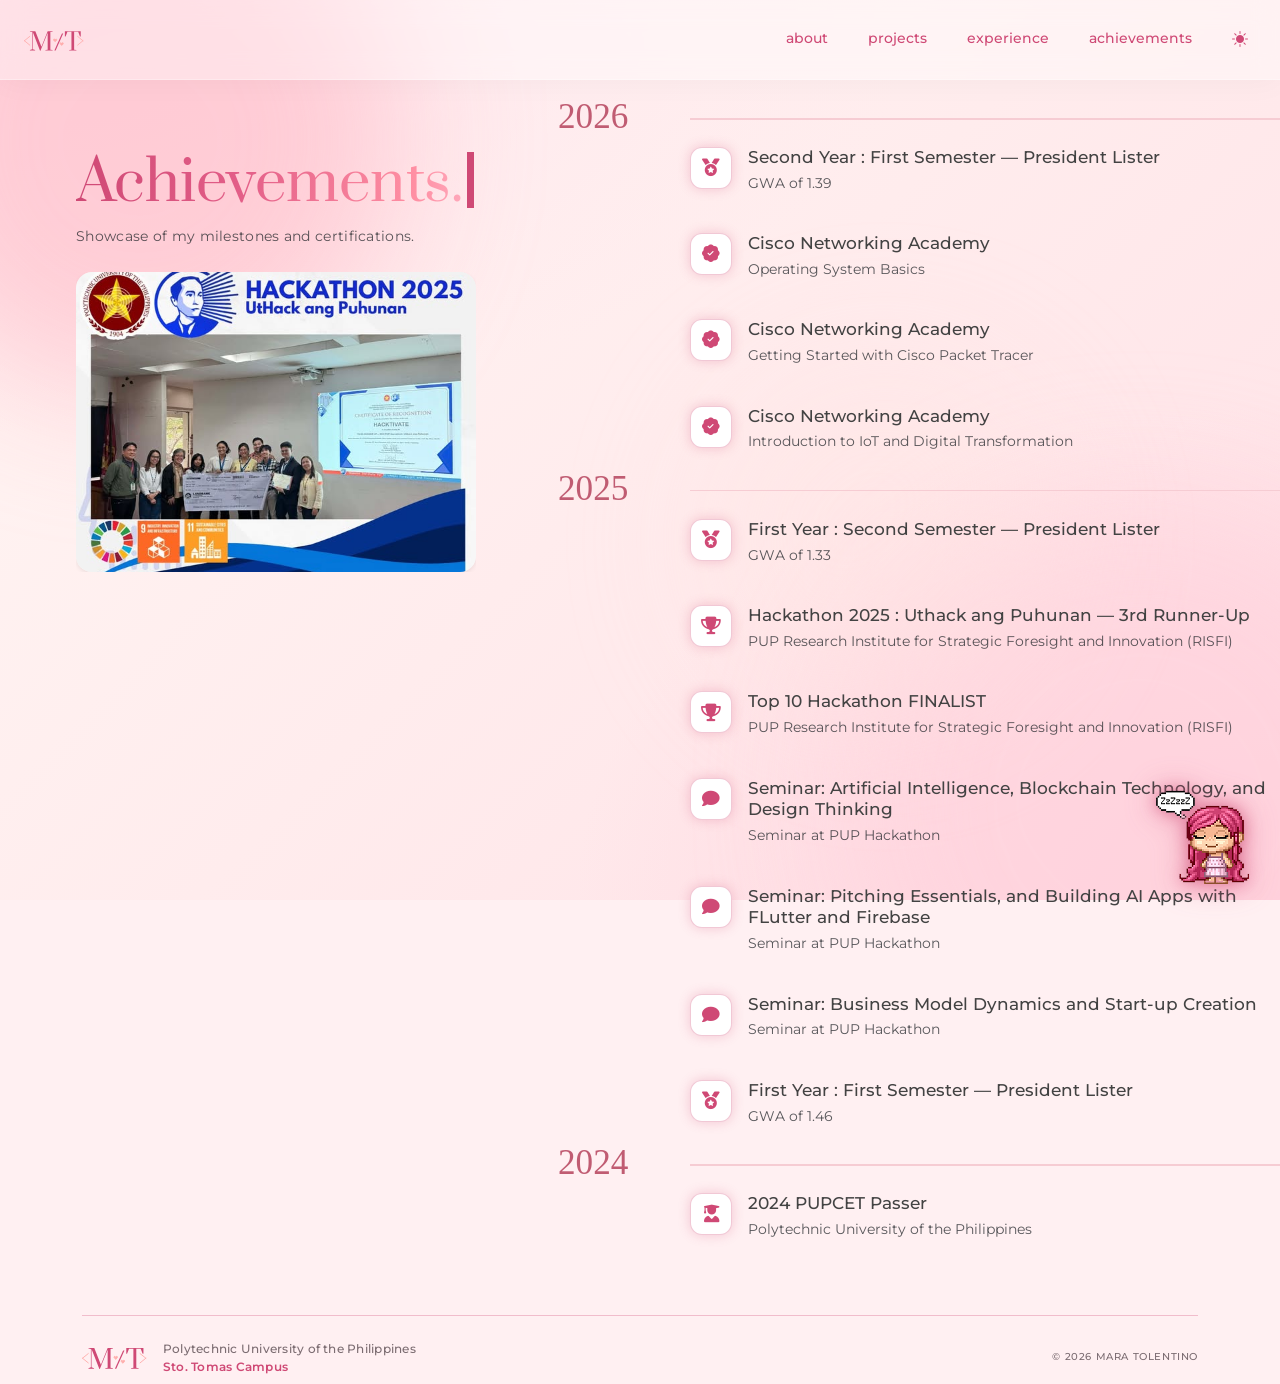
<file: achievements.html>
<!doctype html>
<html lang="en">

<head>
    <meta charset="utf-8">
    <meta name="viewport" content="width=device-width, initial-scale=1">
    <title>Mara Tolentino</title>

    <link rel="icon" type="image/svg+xml" href="LOGO.svg">

    <link rel="preconnect" href="https://fonts.googleapis.com">
    <link rel="preconnect" href="https://fonts.gstatic.com" crossorigin>
    <link
        href="https://fonts.googleapis.com/css2?family=Montserrat:ital,wght@0,100..900;1,100..900&family=Prata&display=swap"
        rel="stylesheet">

    <link href="https://cdn.jsdelivr.net/npm/bootstrap@5.3.8/dist/css/bootstrap.min.css" rel="stylesheet"
        integrity="sha384-sRIl4kxILFvY47J16cr9ZwB07vP4J8+LH7qKQnuqkuIAvNWLzeN8tE5YBujZqJLB" crossorigin="anonymous">

    <link rel="stylesheet" href="https://cdn.jsdelivr.net/npm/bootstrap-icons@1.11.3/font/bootstrap-icons.min.css">

    <link rel="stylesheet" href="https://cdnjs.cloudflare.com/ajax/libs/font-awesome/6.5.1/css/all.min.css">

    <link rel="stylesheet" href="style.css">
</head>

<body>

    <div class="bg-blobs" aria-hidden="true">
        <span class="blob blob-1"></span>
        <span class="blob blob-2"></span>
        <span class="blob blob-3"></span>
    </div>

    <!-- GLASS NAVBAR -->
    <nav class="navbar navbar-expand-lg fixed-top navbar-glass px-4">
        <div class="container-fluid px-0">

            <a class="navbar-brand p-0" href="#">
                <img src="LOGO.svg" alt="Logo" width="60" height="60" class="d-inline-block align-text-top">
            </a>

            <button class="navbar-toggler" type="button" data-bs-toggle="collapse" data-bs-target="#navbarNav">
                <span class="navbar-toggler-icon"></span>
            </button>

            <!-- NAV LINKS -->
            <div class="collapse navbar-collapse justify-content-end" id="navbarNav">
                <ul class="navbar-nav monstext fw-medium text-lowercase gap-lg-4" style="font-size: 14px;">
                    <li class="nav-item"><a class="nav-link" href="index.html">about</a></li>
                    <li class="nav-item"><a class="nav-link" href="project.html">projects</a></li>
                    <li class="nav-item"><a class="nav-link" href="experience.html">experience</a></li>
                    <li class="nav-item"><a class="nav-link active" href="achievements.html">achievements</a></li>

                    <!-- THEME TOGGLE BUTTON -->
                    <li class="nav-item">
                        <button
                            class="btn btn-link nav-link py-2 px-0 px-lg-2 d-flex align-items-center justify-content-center border-0 shadow-none"
                            id="bd-theme-toggle" type="button" aria-label="Toggle theme">
                            <i class="bi bi-sun-fill theme-icon-active" style="font-size: 16px;"></i>
                        </button>
                    </li>
                </ul>
            </div>
        </div>
    </nav>

    <!-- Achievement Heading -->
    <div class="container timeline-container py-5">
        <div class="row">
            <div class="col-lg-4 mb-5 mt-5 mb-lg-0 scroll-animate">
                <div class="sticky-lg-top pt-3" style="top: 2rem;">
                    <h1 class="display-4 prata lh-sm mb-2 text-gradient-project typewriter-heading"
                        id="typewriterHeading" data-text="Achievements."></h1>
                    <p class="subtitle text-muted">Showcase of my milestones and certifications.</p>

                    <!-- ACHIEVEMENT CAROUSEL -->
                    <div class="mt-4">
                        <div id="imageCarousel" class="carousel slide mx-auto mx-lg-0" data-bs-ride="carousel"
                            data-bs-interval="3000" data-bs-pause="false"
                            style="width: min(90vw, 400px); max-width: 400px;">
                            <div class="carousel-inner">
                                <div class="carousel-item active">
                                    <img src="static/images/a1.jpg" alt="Image 1"
                                        class="d-block w-100 rounded-4 shadow-sm"
                                        style="height: 300px; object-fit: cover;">
                                </div>
                                <div class="carousel-item">
                                    <img src="static/images/a2.jpg" alt="Image 2"
                                        class="d-block w-100 rounded-4 shadow-sm"
                                        style="height: 300px; object-fit: cover;">
                                </div>
                                <div class="carousel-item">
                                    <img src="static/images/a3.jpg" alt="Image 3"
                                        class="d-block w-100 rounded-4 shadow-sm"
                                        style="height: 300px; object-fit: cover;">
                                </div>
                                <div class="carousel-item">
                                    <img src="static/images/a4.jpg" alt="Image 4"
                                        class="d-block w-100 rounded-4 shadow-sm"
                                        style="height: 300px; object-fit: cover;">
                                </div>
                                <div class="carousel-item">
                                    <img src="static/images/a5.png" alt="Image 5"
                                        class="d-block w-100 rounded-4 shadow-sm"
                                        style="height: 300px; object-fit: cover;">
                                </div>
                                <div class="carousel-item">
                                    <img src="static/images/a6.png" alt="Image 6"
                                        class="d-block w-100 rounded-4 shadow-sm"
                                        style="height: 300px; object-fit: cover;">
                                </div>
                                <div class="carousel-item">
                                    <img src="static/images/a7.png" alt="Image 7"
                                        class="d-block w-100 rounded-4 shadow-sm"
                                        style="height: 300px; object-fit: cover;">
                                </div>
                                <div class="carousel-item">
                                    <img src="static/images/a8.jpg" alt="Image 8"
                                        class="d-block w-100 rounded-4 shadow-sm"
                                        style="height: 300px; object-fit: cover;">
                                </div>
                                <div class="carousel-item">
                                    <img src="static/images/a9.jpg" alt="Image 9"
                                        class="d-block w-100 rounded-4 shadow-sm"
                                        style="height: 300px; object-fit: cover;">
                                </div>
                                <div class="carousel-item">
                                    <img src="static/images/a10.jpg" alt="Image 10"
                                        class="d-block w-100 rounded-4 shadow-sm"
                                        style="height: 300px; object-fit: cover;">
                                </div>
                            </div>
                        </div>
                    </div>
                </div>
            </div>

            <div class="col-lg-8">

                <!-- 2026 -->
                <div class="timeline-block position-relative mb-6 mt-5 scroll-animate">
                    <div class="year-label">2026</div>
                    <div class="timeline-events-wrapper">

                        <div class="d-flex align-items-start timeline-item scroll-animate">
                            <div class="icon-box me-3 flex-shrink-0">
                                <i class="fa-solid fa-medal"></i>
                            </div>
                            <div>
                                <h5 class="event-title mb-1">Second Year : First Semester — President Lister</h5>
                                <p class="event-sub text-muted">GWA of 1.39</p>
                            </div>
                        </div>

                        <div class="d-flex align-items-start timeline-item scroll-animate delay-1">
                            <div class="icon-box me-3 flex-shrink-0">
                                <i class="bi bi-patch-check-fill"></i>
                            </div>
                            <div>
                                <h5 class="event-title mb-1">Cisco Networking Academy</h5>
                                <p class="event-sub text-muted">Operating System Basics</p>
                            </div>
                        </div>

                        <div class="d-flex align-items-start timeline-item scroll-animate delay-2">
                            <div class="icon-box me-3 flex-shrink-0">
                                <i class="bi bi-patch-check-fill"></i>
                            </div>
                            <div>
                                <h5 class="event-title mb-1">Cisco Networking Academy</h5>
                                <p class="event-sub text-muted">Getting Started with Cisco Packet Tracer</p>
                            </div>
                        </div>

                        <div class="d-flex align-items-start timeline-item scroll-animate delay-3">
                            <div class="icon-box me-3 flex-shrink-0">
                                <i class="bi bi-patch-check-fill"></i>
                            </div>
                            <div>
                                <h5 class="event-title mb-1">Cisco Networking Academy</h5>
                                <p class="event-sub text-muted">Introduction to IoT and Digital Transformation</p>
                            </div>
                        </div>

                    </div>
                </div>

                <!-- 2025 -->
                <div class="timeline-block position-relative mb-6 scroll-animate">
                    <div class="year-label">2025</div>
                    <div class="timeline-events-wrapper">

                        <div class="d-flex align-items-start timeline-item scroll-animate">
                            <div class="icon-box me-3 flex-shrink-0">
                                <i class="fa-solid fa-medal"></i>
                            </div>
                            <div>
                                <h5 class="event-title mb-1">First Year : Second Semester — President Lister</h5>
                                <p class="event-sub text-muted">GWA of 1.33</p>
                            </div>
                        </div>

                        <div class="d-flex align-items-start timeline-item scroll-animate">
                            <div class="icon-box me-3 flex-shrink-0">
                                <i class="fa-solid fa-trophy"></i>
                            </div>
                            <div>
                                <h5 class="event-title mb-1">Hackathon 2025 : Uthack ang Puhunan — 3rd Runner-Up</h5>
                                <p class="event-sub text-muted">PUP Research Institute for Strategic Foresight and
                                    Innovation (RISFI)</p>
                            </div>
                        </div>

                        <div class="d-flex align-items-start timeline-item scroll-animate delay-1">
                            <div class="icon-box me-3 flex-shrink-0">
                                <i class="fa-solid fa-trophy"></i>
                            </div>
                            <div>
                                <h5 class="event-title mb-1">Top 10 Hackathon FINALIST</h5>
                                <p class="event-sub text-muted">PUP Research Institute for Strategic Foresight and
                                    Innovation (RISFI)</p>
                            </div>
                        </div>

                        <div class="d-flex align-items-start timeline-item scroll-animate delay-1">
                            <div class="icon-box me-3 flex-shrink-0">
                                <i class="fa-solid fa-comment"></i>
                            </div>
                            <div>
                                <h5 class="event-title mb-1">Seminar: Artificial Intelligence, Blockchain Technology,
                                    and Design Thinking</h5>
                                <p class="event-sub text-muted">Seminar at PUP Hackathon</p>
                            </div>
                        </div>

                        <div class="d-flex align-items-start timeline-item scroll-animate delay-1">
                            <div class="icon-box me-3 flex-shrink-0">
                                <i class="fa-solid fa-comment"></i>
                            </div>
                            <div>
                                <h5 class="event-title mb-1">Seminar: Pitching Essentials, and Building AI Apps with
                                    FLutter and Firebase</h5>
                                <p class="event-sub text-muted">Seminar at PUP Hackathon</p>
                            </div>
                        </div>

                        <div class="d-flex align-items-start timeline-item scroll-animate delay-1">
                            <div class="icon-box me-3 flex-shrink-0">
                                <i class="fa-solid fa-comment"></i>
                            </div>
                            <div>
                                <h5 class="event-title mb-1">Seminar: Business Model Dynamics and Start-up Creation</h5>
                                <p class="event-sub text-muted">Seminar at PUP Hackathon</p>
                            </div>
                        </div>

                        <div class="d-flex align-items-start timeline-item scroll-animate">
                            <div class="icon-box me-3 flex-shrink-0">
                                <i class="fa-solid fa-medal"></i>
                            </div>
                            <div>
                                <h5 class="event-title mb-1">First Year : First Semester — President Lister</h5>
                                <p class="event-sub text-muted">GWA of 1.46</p>
                            </div>
                        </div>

                    </div>
                </div>

                <!-- 2024 -->
                <div class="timeline-block position-relative mb-6 scroll-animate">
                    <div class="year-label">2024</div>
                    <div class="timeline-events-wrapper">

                        <div class="d-flex align-items-start timeline-item scroll-animate">
                            <div class="icon-box me-3 flex-shrink-0">
                                <i class="fa-solid fa-user-graduate"></i>
                            </div>
                            <div>
                                <h5 class="event-title mb-1">2024 PUPCET Passer</h5>
                                <p class="event-sub text-muted">Polytechnic University of the Philippines</p>
                            </div>
                        </div>

                    </div>
                </div>

            </div>
        </div>
    </div>

    <!-- FOOTER -->
    <footer class="container my-2 pt-1">
        <div class="border-top pt-4 d-flex flex-wrap justify-content-between align-items-center gap-1"
            style="border-color: rgba(207, 73, 117, 0.3) !important;">
            <div class="d-flex align-items-center">
                <div class="me-3 d-flex align-items-center justify-content-center"
                    style="max-width: 65px; height: auto;">
                    <img src="LOGO.svg" alt="Mara Tolentino Logo" class="img-fluid">
                </div>
                <div class="monstext text-start" style="font-size: 12px; letter-spacing: 0.02em;">
                    <div class="text-secondary-copy fw-medium" style="opacity: 0.85;">Polytechnic University of the
                        Philippines</div>
                    <div class="text-pink fw-semibold" style="font-size: 12px;">Sto. Tomas Campus</div>
                </div>
            </div>
            <div class="monstext text-end" style="font-size: 10px; letter-spacing: 0.06em;">
                <div class="text-secondary-copy fw-medium text-uppercase mb-1" style="opacity: 0.85;">&copy; 2026
                    Mara Tolentino</div>
            </div>
        </div>
    </footer>

    <!-- FLOATING AVATAR -->
    <div class="position-fixed bottom-0 end-0 m-3" style="z-index: 1050; width: 120px;" data-bs-toggle="modal"
        data-bs-target="#getInTouchModal">

        <div class="floating-avatar-container d-none d-lg-block">
            <img src="static/images/Idle.png" alt="Idle Avatar" class="img-fluid avatar-glow avatar-idle-img">
            <img src="static/images/Hover.png" alt="Active Avatar" class="img-fluid avatar-glow avatar-hover-img">
        </div>

        <div class="floating-avatar-container d-block d-lg-none">
            <img src="static/images/Idle.png" alt="Idle Avatar" class="img-fluid avatar-glow avatar-idle-img">
            <img src="static/images/Hover.png" alt="Active Avatar" class="img-fluid avatar-glow avatar-hover-img">
        </div>

    </div>

    <div class="modal fade" id="getInTouchModal" tabindex="-1" aria-labelledby="getInTouchModalLabel"
        aria-hidden="true">
        <div class="modal-dialog modal-dialog-centered">
            <div class="modal-content border-0 rounded-4 shadow p-3 project-modal-box">

                <div class="modal-header border-0 p-0 d-flex justify-content-end">
                    <button type="button" class="btn-close shadow-none m-2" data-bs-dismiss="modal"
                        aria-label="Close"></button>
                </div>

                <div class="modal-body pt-0 text-center">
                    <img src="static/images/Click.png" alt="Click"
                        class="floating-avatar-container avatar-glow img-fluid d-block mx-auto mb-3"
                        style="max-height: 140px; width:auto;">

                    <h2 class="prata text-pink fs-3 mb-2" id="getInTouchModalLabel">Get In Touch With Me!</h2>
                    <p class="monstext text-secondary-copy lh-lg mb-1" style="font-size: 15px;">
                        Let’s collaborate, bring creative ideas to life, or build beautiful applications
                        together. Reach out anytime!
                    </p>

                    <hr class="edu-divider mb-1">

                    <div class="d-flex flex-column gap-3 align-items-stretch text-start px-1">

                        <div class="edu-highlight-pill d-flex align-items-center gap-3">
                            <i class="bi bi-envelope-fill text-pink fs-5"></i>
                            <div>
                                <small class="text-pink d-block fw-bold text-uppercase"
                                    style="font-size: 10px; letter-spacing: 0.05em;">Email Address</small>
                                <a href="mailto:maratolentino12@gmail.com"
                                    class="text-decoration-none text-secondary-copy fw-medium small">maratolentino12@gmail.com</a>
                            </div>
                        </div>

                        <div class="edu-highlight-pill d-flex align-items-center gap-3">
                            <i class="bi bi-telephone-fill text-pink fs-5"></i>
                            <div>
                                <small class="text-pink d-block fw-bold text-uppercase"
                                    style="font-size: 10px; letter-spacing: 0.05em;">Contact Number</small>
                                <span class="text-secondary-copy fw-medium small">09155477213</span>
                            </div>
                        </div>

                        <div class="edu-highlight-pill d-flex align-items-center gap-3">
                            <i class="bi bi-github text-pink fs-5"></i>
                            <div>
                                <small class="text-pink d-block fw-bold text-uppercase"
                                    style="font-size: 10px; letter-spacing: 0.05em;">GitHub Profile</small>
                                <a href="https://github.com/maratolentino" target="_blank" rel="noopener noreferrer"
                                    class="text-decoration-none text-secondary-copy fw-medium small">github.com/maratolentino</a>
                            </div>
                        </div>

                        <div class="edu-highlight-pill d-flex align-items-center gap-3">
                            <i class="bi bi-linkedin text-pink fs-5"></i>
                            <div>
                                <small class="text-pink d-block fw-bold text-uppercase"
                                    style="font-size: 10px; letter-spacing: 0.05em;">LinkedIn Connection</small>
                                <a href="https://www.linkedin.com/in/mara-hanna-irish-tolentino-/" target="_blank"
                                    rel="noopener noreferrer"
                                    class="text-decoration-none text-secondary-copy fw-medium small">linkedin.com/in/mara-hanna-irish-tolentino-/</a>
                            </div>
                        </div>

                    </div>
                </div>

                <div class="px-3 pt-3 border-0 text-center">
                    <small class="monstext text-secondary-copy" style="font-size: 11px; opacity: 0.7;">Looking
                        forward to connecting with you!</small>
                </div>

            </div>
        </div>
    </div>

    <script src="https://cdn.jsdelivr.net/npm/bootstrap@5.3.8/dist/js/bootstrap.bundle.min.js"
        integrity="sha384-FKyoEForCGlyvwx9Hj09JcYn3nv7wiPVlz7YYwJrWVcXK/BmnVDxM+D2scQbITxI"
        crossorigin="anonymous"></script>

    <!-- Scroll Animation Script -->
    <script>
        document.addEventListener("DOMContentLoaded", function () {
            const animatedElements = document.querySelectorAll('.scroll-animate');

            const observer = new IntersectionObserver((entries) => {
                entries.forEach(entry => {
                    if (entry.isIntersecting) {
                        entry.target.classList.add('active');
                    }
                });
            }, {
                threshold: 0.1 // Triggers when 10% of the element is visible
            });

            animatedElements.forEach(element => observer.observe(element));
        });
    </script>

    <!-- Theme Toggle Script -->
    <script>
        (() => {
            'use strict'

            const getStoredTheme = () => localStorage.getItem('theme')
            const setStoredTheme = theme => localStorage.setItem('theme', theme)

            const getPreferredTheme = () => {
                const storedTheme = getStoredTheme()
                if (storedTheme) {
                    return storedTheme
                }
                return window.matchMedia('(prefers-color-scheme: dark)').matches ? 'dark' : 'light'
            }

            const setTheme = theme => {
                document.documentElement.setAttribute('data-bs-theme', theme)
            }

            const currentTheme = getPreferredTheme()
            setTheme(currentTheme)

            const updateToggleIcon = (theme) => {
                const toggleButton = document.querySelector('#bd-theme-toggle')
                if (!toggleButton) return

                const icon = toggleButton.querySelector('.theme-icon-active')
                if (theme === 'dark') {
                    icon.className = 'bi bi-moon-stars-fill theme-icon-active'
                } else {
                    icon.className = 'bi bi-sun-fill theme-icon-active'
                }
            }

            window.addEventListener('DOMContentLoaded', () => {
                const activeTheme = getPreferredTheme()
                updateToggleIcon(activeTheme)

                const toggleButton = document.querySelector('#bd-theme-toggle')
                if (toggleButton) {
                    toggleButton.addEventListener('click', () => {
                        // Flip the current state
                        const newTheme = document.documentElement.getAttribute('data-bs-theme') === 'dark' ? 'light' : 'dark'

                        setStoredTheme(newTheme)
                        setTheme(newTheme)
                        updateToggleIcon(newTheme)
                    })
                }
            })
        })()
    </script>

    <!-- Typewriter Effect Script -->
    <script>
        document.addEventListener("DOMContentLoaded", function () {
            const el = document.getElementById('typewriterHeading');
            if (!el) return;

            const fullText = el.getAttribute('data-text') || '';
            let i = 0;

            function randomDelay() {
                // Most keystrokes are fast, occasional ones are slower (like real typing)
                const base = 40 + Math.random() * 70; // 40-110ms normal range
                const isPause = Math.random() < 0.08;  // ~8% chance of a longer pause
                return isPause ? base + 200 + Math.random() * 250 : base;
            }

            function typeLetter() {
                if (i <= fullText.length) {
                    el.textContent = fullText.slice(0, i);
                    i++;
                    setTimeout(typeLetter, randomDelay());
                } else {
                    el.classList.add('typing-done');
                }
            }

            typeLetter();
        });
    </script>
</body>

</html>
</file>
<file: style.css>
/* Background */
body {
    background:
        radial-gradient(120% 80% at 0% 0%, #ffe4ec 0%, transparent 60%),
        radial-gradient(100% 100% at 100% 100%, #ffd1dc 0%, transparent 55%),
        linear-gradient(135deg, #fff7f4 0%, #ffe1e6 100%);
    background-attachment: fixed;
    background-color: #FFF0F2;
    min-height: 100vh;
    position: relative;
    overflow-x: clip;
    font-family: 'Montserrat', sans-serif;
    color: #4A4A4A;
}

/* Blobs */
.bg-blobs {
    position: fixed;
    inset: 0;
    z-index: -1;
    pointer-events: none;
    overflow: hidden;
}

.bg-blobs .blob {
    position: absolute;
    border-radius: 50%;
    filter: blur(70px);
    opacity: 0.55;
}

.bg-blobs .blob-1 {
    width: 520px;
    height: 520px;
    top: -120px;
    left: -120px;
    background: #ffb3c1;
    animation: floatSlow 20s ease-in-out infinite;
}

.bg-blobs .blob-2 {
    width: 600px;
    height: 600px;
    bottom: -200px;
    right: -160px;
    background: #ffd1dc;
    animation: floatSlow 25s ease-in-out -5s infinite;
}

.bg-blobs .blob-3 {
    width: 360px;
    height: 360px;
    top: 40%;
    left: 55%;
    background: #ffe4e1;
    opacity: 0.35;
    animation: floatSlow 22s ease-in-out -10s infinite;
}

/* Animations */
@keyframes floatSlow {
    0% {
        transform: translate(0px, 0px) scale(1) rotate(0deg);
    }

    33% {
        transform: translate(30px, -50px) scale(1.04) rotate(120deg);
    }

    66% {
        transform: translate(-20px, 20px) scale(0.96) rotate(240deg);
    }

    100% {
        transform: translate(0px, 0px) scale(1) rotate(360deg);
    }
}

@keyframes cardFloat {
    0% {
        transform: translateY(0px);
    }

    50% {
        transform: translateY(-10px);
    }

    100% {
        transform: translateY(0px);
    }
}

@keyframes bootstrap-float {

    0%,
    100% {
        transform: translateY(0);
    }

    50% {
        transform: translateY(-0.75rem);
    }
}

@keyframes continuousCircuitLoop {
    0% {
        top: 0%;
        left: 0%;
    }

    25% {
        top: 0%;
        left: 100%;
    }

    50% {
        top: 100%;
        left: 100%;
    }

    75% {
        top: 100%;
        left: 0%;
    }

    100% {
        top: 0%;
        left: 0%;
    }
}

@keyframes brokenLineCircuitShift {
    from {
        stroke-dashoffset: 24;
    }

    to {
        stroke-dashoffset: 0;
    }
}

@keyframes tokenFloatStyleA {

    0%,
    100% {
        transform: translate(-50%, -50%) translateY(0) rotate(0deg);
    }

    50% {
        transform: translate(-50%, -50%) translateY(-8px) rotate(4deg);
    }
}

@keyframes tokenFloatStyleB {

    0%,
    100% {
        transform: translate(-50%, -50%) translateY(0) rotate(0deg);
    }

    50% {
        transform: translate(-50%, -50%) translateY(-6px) rotate(-4deg);
    }
}

@keyframes eduPulse {

    0%,
    100% {
        opacity: 1;
        transform: scale(1);
    }

    50% {
        opacity: 0.4;
        transform: scale(1.35);
    }
}

@keyframes scrollAnimate {
    from {
        opacity: 0;
        transform: translateY(30px);
    }

    to {
        opacity: 1;
        transform: translateY(0);
    }
}

/* Fonts */
.monstext {
    font-family: 'Montserrat', sans-serif;
}

.prata {
    font-family: 'Prata', serif;
}

.text-dark-title {
    color: #4A3E43;
}

.text-pink {
    color: #CF4975 !important;
}

.text-secondary-copy {
    color: #64555B !important;
}

.bg-pill {
    background-color: #FFDCDB !important;
}

.tracking-wider {
    letter-spacing: 0.05em;
}

.mt-6 {
    margin-top: 10rem !important;
}

.rounded-card {
    border-radius: 40px !important;
}

.bg-white-card {
    background-color: rgba(254, 251, 251, 0.95);
}

/* NAVBAR */

.navbar-glass {
    background-color: rgba(255, 255, 255, 0.4);
    backdrop-filter: blur(12px);
    -webkit-backdrop-filter: blur(12px);
    border-bottom: 1px solid rgba(255, 255, 255, 0.3);
    box-shadow: 0 4px 30px rgba(0, 0, 0, 0.03);
    --bs-navbar-color: #CF4975;
    --bs-navbar-hover-color: #a83258;
    --bs-navbar-active-color: #CF4975;
    --bs-navbar-disabled-color: rgba(207, 73, 117, 0.3);
}

/* ABOUT PAGE */

.profile-hero-wrapper {
    padding-top: 100px !important;
}

.structural-main-card {
    overflow: visible !important;
}

.card-background-decoration-frame {
    position: absolute;
    top: -24px;
    left: -24px;
    width: calc(100% + 48px);
    height: calc(100% + 48px);
    border: 1.5px solid rgba(207, 73, 117, 0.2);
    border-radius: 54px;
    pointer-events: none;
    z-index: 1;
}

/* Floating icons */
.glow-node {
    position: absolute;
    width: 10px;
    height: 10px;
    background-color: #CF4975;
    border-radius: 50%;
    box-shadow: 0 0 12px 2px rgba(207, 73, 117, 0.8);
    z-index: 5;
    margin-top: -5px;
    margin-left: -5px;
}

.line-packet-1 {
    animation: continuousCircuitLoop 12s linear infinite;
}

.line-packet-2 {
    animation: continuousCircuitLoop 12s linear infinite;
    animation-delay: -6s;
}

.circuit-broken-path-svg {
    position: absolute;
    top: 0;
    left: 0;
    width: 100%;
    height: 100%;
    pointer-events: none;
    overflow: visible;
}

.circuit-broken-path-svg rect {
    stroke: #CF4975;
    stroke-width: 1.5px;
    stroke-dasharray: 12 12;
    animation: brokenLineCircuitShift 0.8s linear infinite;
}

/* Hover floating icons */
.hover-floating-icon {
    position: absolute;
    width: 38px;
    height: 38px;
    background-color: #ffffff;
    border: 1px solid rgba(255, 220, 219, 0.9);
    border-radius: 11px;
    color: #CF4975;
    font-size: 1.15rem;
    display: flex;
    align-items: center;
    justify-content: center;
    box-shadow: 0 3px 12px rgba(207, 73, 117, 0.05);
    z-index: 10;
    transform: translate(-50%, -50%);
    transition: transform 0.25s ease, border-color 0.25s ease;
}

.hover-floating-icon:hover {
    border-color: #CF4975;
    transform: translate(-50%, -50%) scale(1.15) !important;
}

.icon-pos-top-left {
    top: -24px;
    left: 10%;
    animation: tokenFloatStyleA 4.2s ease-in-out infinite;
}

.icon-pos-top-right {
    top: -24px;
    left: 81%;
    animation: tokenFloatStyleB 5.0s ease-in-out 0.3s infinite;
}

.icon-pos-mid-right {
    top: 22%;
    left: calc(100% + 24px);
    animation: tokenFloatStyleA 4.6s ease-in-out 0.7s infinite;
}

.icon-pos-bot-right {
    top: calc(100% + 24px);
    left: 85%;
    animation: tokenFloatStyleB 4.8s ease-in-out 1.2s infinite;
}

.icon-pos-bot-mid {
    top: calc(100% + 24px);
    left: 25%;
    animation: tokenFloatStyleA 5.4s ease-in-out 0.1s infinite;
}

.icon-pos-bot-left {
    top: 78%;
    left: -24px;
    animation: tokenFloatStyleB 4.0s ease-in-out 0.5s infinite;
}

/* CHIPS & BADGES */
/*chip*/
.skill-chip {
    display: inline-flex;
    align-items: center;
    gap: 6px;
    padding: 6px 12px;
    background-color: #fff;
    border: 1.5px solid rgba(207, 73, 117, 0.18);
    border-radius: 50px;
    font-size: 12px;
    font-weight: 500;
    color: #444;
    font-family: 'Montserrat', sans-serif;
    letter-spacing: 0.02em;
    transition: border-color 0.2s ease, box-shadow 0.2s ease;
    cursor: default;
    white-space: nowrap;
}

.skill-chip:hover {
    border-color: rgba(207, 73, 117, 0.45);
    box-shadow: 0 2px 10px rgba(207, 73, 117, 0.12);
}

.skill-chip-icon {
    width: 20px;
    height: 20px;
    object-fit: contain;
    flex-shrink: 0;
}

/*badge*/
.tech-badge-container {
    display: flex;
    flex-direction: column;
    gap: 0;
    margin: 0;
}

.tech-badge-container:has(> .tech-badge),
.tech-badge-container:has(> .skill-chip) {
    flex-direction: row;
    flex-wrap: wrap;
    gap: 8px;
}

.tech-badge {
    display: inline-flex;
    align-items: center;
    justify-content: center;
    gap: 6px;
    padding: 6px 12px;
    background-color: #fff;
    border: 1.5px solid rgba(207, 73, 117, 0.18);
    border-radius: 50px;
    font-size: 13px;
    font-weight: 500;
    color: #CF4975;
    font-family: 'Montserrat', sans-serif;
    letter-spacing: 0.02em;
    transition: all 0.3s cubic-bezier(0.34, 1.56, 0.64, 1);
    cursor: default;
    position: relative;
    overflow: hidden;
    white-space: nowrap;
}

.tech-badge::before {
    content: '';
    position: absolute;
    inset: 0;
    background: linear-gradient(135deg, rgba(207, 73, 117, 0.1) 0%, transparent 100%);
    opacity: 0;
    transition: opacity 0.3s ease;
    pointer-events: none;
}

.tech-badge:hover {
    border-color: rgba(207, 73, 117, 0.45);
    box-shadow: 0 4px 15px rgba(207, 73, 117, 0.15);
    transform: translateY(-2px);
    background-color: rgba(255, 250, 250, 0.8);
}

.tech-badge:hover::before {
    opacity: 1;
}

.tech-badge-label {
    font-weight: 600;
    color: #9A3A56;
    font-size: 11px;
    letter-spacing: 0.05em;
    text-transform: uppercase;
}

.tech-badge-section {
    display: flex;
    flex-direction: column;
    margin-bottom: 16px;
}

.tech-badge-section:last-child {
    margin-bottom: 0;
}

.tech-badge-section-title {
    display: block;
    font-size: 11px;
    font-weight: 700;
    letter-spacing: 0.05em;
    color: #9A3A56;
    margin-bottom: 8px;
    text-transform: uppercase;
}

/* Status badge */
.project-status-badge {
    background-color: rgba(207, 73, 117, 0.12);
    color: #CF4975;
    border: none;
    font-size: 0.75rem;
    font-weight: 700;
    letter-spacing: 0.04em;
    text-transform: uppercase;
    padding: 0.5rem 0.95rem;
    display: inline-flex;
    align-items: center;
    gap: 0.55rem;
    border-radius: 999px;
    box-shadow: inset 0 0 0 1px rgba(207, 73, 117, 0.22);
}

.project-status-badge::before {
    content: '';
    width: 8px;
    height: 8px;
    border-radius: 50%;
    background-color: #CF4975;
    display: inline-block;
}

.project-status-in-progress::before {
    animation: eduPulse 1.8s ease-in-out infinite;
}

/* TECHNICAL TOOLKIT */
.toolkit-card {
    border-radius: 24px !important;
    background-color: rgba(254, 251, 251, 0.95);
    transition: transform 0.3s ease-in, box-shadow 0.3s ease-in;
}

.toolkit-card:hover {
    transform: translateY(-8px);
    box-shadow: 0 12px 30px rgba(207, 73, 117, 0.12) !important;
}

.text-gradient-toolkit {
    background: linear-gradient(135deg, #CF4975 0%, #ff8fa3 50%, #FFDCDB 100%);
    background-size: 100%;
    -webkit-background-clip: text;
    -webkit-text-fill-color: transparent;
    background-clip: text;
    display: inline-block;
}

.toolkit-progress-wrapper {
    background-color: rgba(255, 220, 219, 0.4) !important;
    height: 6px !important;
    border-radius: 10px !important;
    overflow: hidden;
}

.toolkit-gradient-bar {
    background: linear-gradient(90deg, #CF4975 0%, #FFDCDB 100%) !important;
    border-radius: 10px !important;
}

/* EDUCATIONAL BACKGROUND */

.edu-card {
    border-radius: 24px !important;
    background-color: rgba(254, 251, 251, 0.95);
    transition: transform 0.3s ease-in, box-shadow 0.3s ease-in;
}

.edu-card:hover {
    transform: translateY(-8px);
    box-shadow: 0 12px 30px rgba(207, 73, 117, 0.12) !important;
}

.edu-card-featured {
    border: 1.5px solid rgba(207, 73, 117, 0.25) !important;
}

.edu-card-title {
    font-size: 1.2rem;
    line-height: 1.35;
    color: #4A3E43;
}

.edu-date-badge {
    font-size: 12px;
    font-weight: 600;
    color: #CF4975;
    letter-spacing: 0.04em;
    text-transform: uppercase;
}

.edu-active-badge {
    background-color: rgba(207, 73, 117, 0.1) !important;
    color: #CF4975 !important;
    font-size: 11px;
    font-weight: 600;
    letter-spacing: 0.04em;
    display: inline-flex;
    align-items: center;
    gap: 6px;
    padding: 4px 10px;
}

.edu-pulse-dot {
    display: inline-block;
    width: 7px;
    height: 7px;
    background-color: #CF4975;
    border-radius: 50%;
    animation: eduPulse 1.8s ease-in-out infinite;
    flex-shrink: 0;
}

.edu-divider {
    border: none;
    border-top: 1.5px solid rgba(207, 73, 117, 0.12);
    margin: 0.75rem 0 0.25rem;
}

.edu-highlight-pill {
    display: flex;
    align-items: flex-start;
    gap: 4px;
    background-color: rgba(255, 220, 219, 0.25);
    border: 1px solid rgba(207, 73, 117, 0.12);
    border-radius: 50px;
    padding: 7px 14px;
    font-family: 'Montserrat', sans-serif;
    font-size: 13px;
    font-weight: 500;
    color: #64555B;
    line-height: 1.4;
    transition: border-color 0.2s ease, background-color 0.2s ease;
}

.edu-highlight-pill:hover {
    border-color: rgba(207, 73, 117, 0.35);
    background-color: rgba(255, 220, 219, 0.45);
}

/* PROJECTS */

.text-gradient-project {
    background: linear-gradient(90deg, #CF4975 0%, #E25D87 40%, #FF8FA3 85%, #FFAEC0 100%);
    background-size: 100%;
    -webkit-background-clip: text;
    -webkit-text-fill-color: transparent;
    background-clip: text;
    display: inline-block;
}

.project-image-placeholder {
    background-color: #E2E2E2 !important;
    width: 100%;
    aspect-ratio: 4 / 3;
    object-fit: cover;
    overflow: hidden;
    position: relative;
}

.project-image-placeholder img {
    width: 100%;
    height: 100%;
    object-fit: cover;
    display: block;
}

/* MODAL */

.project-modal-box {
    background-color: #FFFBF9 !important;
}

.project-modal-image-placeholder {
    background-color: #f5eeef !important;
    width: 100%;
    aspect-ratio: 4 / 3;
    overflow: visible;
    position: relative;
}

.project-modal-image-placeholder img {
    width: 100% !important;
    height: 100% !important;
    object-fit: cover !important;
    display: block !important;
}

.project-modal-image-placeholder img.project-modal-image-contain {
    object-fit: contain !important;
}

.project-modal-image-placeholder .carousel,
.project-modal-image-placeholder .carousel-inner {
    height: 100% !important;
    width: 100%;
}

.project-modal-image-placeholder .carousel-item {
    height: 100% !important;
}

.project-modal-box a.text-pink:hover {
    color: #A63258 !important;
    text-decoration: underline !important;
}

.project-modal-image-placeholder .carousel-control-prev,
.project-modal-image-placeholder .carousel-control-next {
    width: 10%;
    opacity: 1;
    z-index: 20;
}

.project-modal-image-placeholder .carousel-control-prev-icon,
.project-modal-image-placeholder .carousel-control-next-icon {
    background-color: rgba(207, 73, 117, 0.65);
    border-radius: 50%;
    padding: 18px;
    background-size: 50% 50%;
}

/* EXPERIENCES */

.timeline-track-container {
    max-width: 1100px;
    position: relative;
    padding: 20px 0;
}

.timeline-center-axis {
    position: absolute;
    top: 0;
    bottom: 0;
    left: 50%;
    width: 2px;
    background-image: linear-gradient(to bottom, #CF4975 50%, transparent 50%);
    background-size: 2px 14px;
    background-repeat: repeat-y;
    transform: translateX(-50%);
    z-index: 1;
}

.timeline-row-gap {
    margin-bottom: 5.5rem !important;
}

.timeline-node-marker {
    position: absolute;
    left: 50%;
    top: 0;
    width: 38px;
    height: 38px;
    background-color: #ffffff;
    border: 1px solid rgba(255, 220, 219, 0.9);
    border-radius: 11px;
    transform: translate(-50%, 0);
    z-index: 10;
    box-shadow: 0 4px 12px rgba(207, 73, 117, 0.06);
    font-size: 1.1rem;
}

.timeline-image-swipe-placeholder {
    background-color: rgba(246, 233, 235, 0.7) !important;
    width: 100%;
    aspect-ratio: 4 / 3;
    object-fit: cover;
    overflow: hidden;
}

.timeline-carousel-dots button {
    width: 8px !important;
    height: 8px !important;
    border-radius: 50% !important;
    background-color: #CF4975 !important;
    opacity: 0.3 !important;
    border: none !important;
    margin: 0 5px !important;
    transition: opacity 0.2s ease, transform 0.2s ease;
}

.timeline-carousel-dots button.active {
    opacity: 1 !important;
    transform: scale(1.2);
}

.timeline-tag-pill {
    background-color: #FFAEAC !important;
    color: #ffffff !important;
    font-family: 'Montserrat', sans-serif;
    font-size: 11px;
}

.timeline-institute-pill {
    background-color: rgba(207, 73, 117, 0.1) !important;
    color: #CF4975 !important;
    font-family: 'Montserrat', sans-serif;
    font-size: 11px;
    white-space: normal;
    text-align: left;
    line-height: 1.4;
}

/* ACHIEVEMENTS */

.timeline-block {
    padding-top: 5px;
    position: relative;
}

.timeline-block::before {
    content: '';
    position: absolute;
    top: 22px;
    right: 0;
    width: 82%;
    height: 1.5px;
    background-color: #F6CCD3;
}

.year-label {
    font-family: 'Playfair Display', serif;
    font-size: 2.2rem;
    color: #C05C72;
    font-weight: 500;
    position: absolute;
    top: -5px;
    left: 0;
    width: 15%;
}

.timeline-events-wrapper {
    margin-left: 18%;
    padding-top: 35px;
}

.timeline-item {
    margin-bottom: 1.5rem;
    display: flex;
    align-items: flex-start;
    min-width: 0;
}

.timeline-item:last-child {
    margin-bottom: 0;
}

.timeline-item>div {
    min-width: 0;
}

.icon-box {
    width: 42px;
    height: 42px;
    background-color: #FFFFFF;
    border: 1.5px solid rgba(207, 73, 117, 0.3);
    border-radius: 12px;
    display: flex;
    align-items: center;
    justify-content: center;
    color: #CF4975;
    font-size: 1.1rem;
    box-shadow: 0 0 12px rgba(207, 73, 117, 0.25);
    transition: border-color 0.2s ease, box-shadow 0.2s ease;
    flex-shrink: 0;
}

.icon-box:hover {
    border-color: rgba(207, 73, 117, 0.6);
    box-shadow: 0 0 16px rgba(207, 73, 117, 0.4);
}

.event-title {
    font-size: 1.05rem;
    font-weight: 500;
    color: #434343;
    line-height: 1.3;
    word-break: break-word;
}

.event-sub {
    font-size: 0.85rem;
    font-weight: 400;
    color: #64555B;
    word-break: break-word;
}

.main-title {
    font-family: 'Playfair Display', serif;
    color: #C05C72;
    font-weight: 600;
    font-size: 2.8rem;
    line-height: 1.1;
}

.subtitle {
    font-size: 0.9rem;
    font-weight: 400;
    letter-spacing: 0.3px;
}

/* SOCIAL ICONS */

.d-flex.gap-3.align-items-center a[aria-label] {
    color: #CF4975 !important;
    filter: drop-shadow(0 0 6px rgba(207, 73, 117, 0.4));
    transition: filter 0.2s ease, color 0.2s ease;
}

.d-flex.gap-3.align-items-center a[aria-label]:hover {
    filter: drop-shadow(0 0 10px rgba(207, 73, 117, 0.7));
}

/* SCROLL ANIMATIONS */

.scroll-animate {
    opacity: 0;
    transform: translateY(30px);
    transition: opacity 0.8s ease-out, transform 0.8s ease-out;
}

.scroll-animate.active {
    opacity: 1 !important;
    transform: translateY(0) !important;
}

/* Staggered animation delays */
.delay-1 {
    transition-delay: 0.1s;
}

.delay-2 {
    transition-delay: 0.2s;
}

.delay-3 {
    transition-delay: 0.3s;
}

/* RESPONSIVE DESIGN */

/* Desktop layout: Sticky sidebar */
@media (min-width: 992px) {
    .container.timeline-container .row {
        position: relative;
        align-items: flex-start;
        gap: 2rem;
    }

    .container.timeline-container .row>.col-lg-4 {
        position: fixed !important;
        width: 33.33333%;
        top: 84px;
        left: 5%;
    }

    .container.timeline-container .row>.col-lg-8 {
        margin-left: calc(33.33333% + 6rem) !important;
    }

    .timeline-block {
        padding-top: 1rem;
    }
}

/* Tablet adjustments */
@media (max-width: 991.98px) {
    .display-1 {
        font-size: 2.5rem !important;
    }

    .display-2 {
        font-size: 2rem !important;
    }

    .display-3 {
        font-size: 1.75rem !important;
    }

    .display-4 {
        font-size: 2.0rem !important;
    }

    h1,
    .h1 {
        font-size: 1.5rem !important;
    }

    h2,
    .h2 {
        font-size: 1.25rem !important;
    }

    h3,
    .h3 {
        font-size: 1.1rem !important;
    }

    h4,
    .h4 {
        font-size: 1rem !important;
    }

    p,
    .text-muted,
    .subtitle {
        font-size: 0.85rem !important;
    }

    .navbar-nav .nav-link {
        font-size: 0.8rem !important;
    }

    .event-title {
        font-size: 0.95rem !important;
    }

    .event-sub {
        font-size: 0.82rem !important;
    }

    .year-label {
        font-size: 1.5rem !important;
    }

    .timeline-block::before {
        width: 70%;
    }

    .year-label {
        width: 22%;
    }

    .timeline-events-wrapper {
        margin-left: 22%;
    }

    .col-lg-4 {
        position: static !important;
        width: 100% !important;
    }

    .badge,
    .skill-tag,
    .tag,
    [class*="badge"],
    [class*="tag"],
    [class*="pill"] {
        font-size: 0.65rem !important;
        padding: 0.3rem 0.7rem !important;
    }

    .d-flex.gap-3.align-items-center a[aria-label] {
        font-size: 16px !important;
    }

    .d-flex.flex-wrap.gap-4.justify-content-start {
        gap: 0.5rem !important;
    }
}

/* Mobile adjustments */
@media (max-width: 575.98px) {
    .timeline-block::before {
        display: none;
    }

    .year-label {
        position: relative;
        width: 100%;
        margin-bottom: 10px;
    }

    .timeline-events-wrapper {
        margin-left: 0;
        padding-top: 10px;
    }

    .timeline-item {
        flex-direction: column;
        gap: 0.75rem;
    }

    .icon-box {
        width: 46px;
        height: 46px;
    }

    .modal-dialog {
        margin: 1rem;
    }

    footer,
    footer * {
        font-size: 0.75rem !important;
    }

    .carousel-item img {
        height: auto !important;
        aspect-ratio: 4 / 3;
    }
}

/* Theme Toggle */
#bd-theme-toggle {
    color: #CF4975 !important;
    transition: transform 0.2s ease, color 0.2s ease;
}

#bd-theme-toggle:hover {
    color: #a83258 !important;
    transform: scale(1.1);
}

[data-bs-theme="dark"] #bd-theme-toggle {
    color: #f7eef1 !important;
}

[data-bs-theme="dark"] #bd-theme-toggle:hover {
    color: #CF4975 !important;
}

/* Color Mode Adjustments */
[data-bs-theme="dark"] {
    body {
        background:
            radial-gradient(120% 80% at 0% 0%, #2b1c22 0%, transparent 60%),
            radial-gradient(100% 100% at 100% 100%, #241419 0%, transparent 55%),
            linear-gradient(135deg, #1f1418 0%, #120b0d 100%);
        background-color: #120b0d;
        color: #e3d5da;
    }

    /* Glass Navbar  */
    .navbar-glass {
        background-color: rgba(18, 11, 13, 0.45) !important;
        border-bottom: 1px solid rgba(255, 255, 255, 0.08) !important;
        box-shadow: 0 4px 30px rgba(0, 0, 0, 0.2) !important;
    }

    .bg-white-card,
    .toolkit-card,
    .edu-card,
    .bg-white {
        background-color: rgba(30, 20, 24, 0.8) !important;
        color: #e3d5da !important;
    }

    /* Blobs */
    .bg-blobs .blob-1 {
        background: #5c1e30 !important;
        /* Deeper, muted magenta-pink */
        opacity: 0.45;
    }

    .bg-blobs .blob-2 {
        background: #4a1525 !important;
        /* Muted dark rose */
        opacity: 0.45;
    }

    .bg-blobs .blob-3 {
        background: #3d1b24 !important;
        /* Soft dark pastel maroon */
        opacity: 0.25;
    }

    /* Chips, Badge, Pills & Icons */
    .skill-chip {
        background-color: rgba(207, 73, 117, 0.15) !important;
        border: 1px solid rgba(207, 73, 117, 0.4) !important;
        color: #fceef2 !important;
    }

    .skill-chip:hover {
        background-color: rgba(207, 73, 117, 0.25) !important;
        border-color: rgba(207, 73, 117, 0.6) !important;
    }

    .badge {
        background-color: rgba(207, 73, 117, 0.15) !important;
        border: 1px solid rgba(207, 73, 117, 0.4) !important;
        color: #fceef2 !important;
    }

    .timeline-node-marker {
        background-color: rgba(207, 73, 117, 0.15) !important;
        border: 1px solid rgba(207, 73, 117, 0.4) !important;
        color: #fceef2 !important;
    }

    .icon-box {
        background-color: rgba(207, 73, 117, 0.15) !important;
        border: 1px solid rgba(207, 73, 117, 0.4) !important;
        color: #fceef2 !important;
    }

    .edu-highlight-pill {
        background-color: rgba(207, 73, 117, 0.15) !important;
        border: 1px solid rgba(207, 73, 117, 0.4) !important;
        color: #fceef2 !important;
    }

    .edu-highlight-pill:hover {
        background-color: rgba(207, 73, 117, 0.25) !important;
        border-color: rgba(207, 73, 117, 0.6) !important;
    }

    /* Micro Layout Polish & Global Text Values */
    .text-dark-title,
    .event-title,
    .edu-card-title,
    h1,
    h2,
    h3,
    h5 {
        color: #f7eef1 !important;
    }

    .text-secondary-copy,
    .event-sub,
    p.text-muted {
        color: #c2b2b8 !important;
    }

    .edu-divider {
        border-top: 1.5px solid rgba(255, 255, 255, 0.1) !important;
    }

    .dropdown-menu {
        background-color: rgba(30, 20, 24, 0.95) !important;
        border: 1px solid rgba(255, 255, 255, 0.08) !important;
    }

    .dropdown-item {
        color: #e3d5da !important;
    }

    .dropdown-item:hover,
    .dropdown-item.active {
        background-color: rgba(207, 73, 117, 0.2) !important;
        color: #fff !important;
    }

    .hover-floating-icon {
        background-color: #1e1418 !important;
        border-color: rgba(207, 73, 117, 0.3) !important;
    }

    .project-modal-box {
        background-color: #160e11 !important;
    }

    .bi-check2 {
        color: #CF4975 !important;
    }
}

/* --- FLOATING AVATAR --- */
.floating-avatar-container {
    cursor: pointer;
    animation: floatAnimation 2s ease-in-out infinite;
    transition: transform 0.3s ease-in-out, filter 0.3s ease;
}

.floating-avatar-container:hover {
    transform: translateY(-5px);
    animation-duration: 2s;
}

/* --- IMAGE SWAP --- */
.floating-avatar-container .avatar-hover-img {
    display: none;
}

.floating-avatar-container:hover .avatar-idle-img {
    display: none;
}

.floating-avatar-container:hover .avatar-hover-img {
    display: block;
}

/* --- GLOW EFFECTS --- */
.avatar-glow {
    filter: drop-shadow(0 0 8px rgba(207, 73, 117, 0.6)) drop-shadow(0 0 15px rgba(207, 73, 117, 0.4));
    transition: filter 0.3s ease;
}

.floating-avatar-container:hover .avatar-glow {
    filter: drop-shadow(0 0 12px rgba(207, 73, 117, 0.8)) drop-shadow(0 0 25px rgba(207, 73, 117, 0.6));
}

.edu-highlight-pill a {
    color: inherit;
    transition: color 0.2s ease-in-out;
}

.edu-highlight-pill:hover a {
    color: #CF4975 !important;
}

@keyframes floatAnimation {
    0% {
        transform: translateY(0px);
    }

    50% {
        transform: translateY(-8px);
    }

    100% {
        transform: translateY(0px);
    }
}

/* Typewriter */
.typewriter-heading::after {
    content: '';
    display: inline-block;
    width: 0.12em;
    height: 1em;
    margin-left: 4px;
    background-color: #CF4975;
    vertical-align: -0.12em;
    animation: pulseCursor 1s ease-in-out infinite;
    -webkit-background-clip: border-box;
    background-clip: border-box;
    -webkit-text-fill-color: initial;
}

@keyframes pulseCursor {

    0%,
    100% {
        opacity: 1;
    }

    50% {
        opacity: 0;
    }
}

/* --- WebDev --- */
.iframe-preview {
    position: relative;
    width: 100%;
    aspect-ratio: 16 / 10;
    overflow: hidden;
    pointer-events: none;
}

.iframe-preview--live {
    pointer-events: auto;
}

.iframe-preview iframe {
    width: 1280px;
    height: 800px;
    border: 0;
    transform-origin: top left;
    background: #fff;
}
</file>
